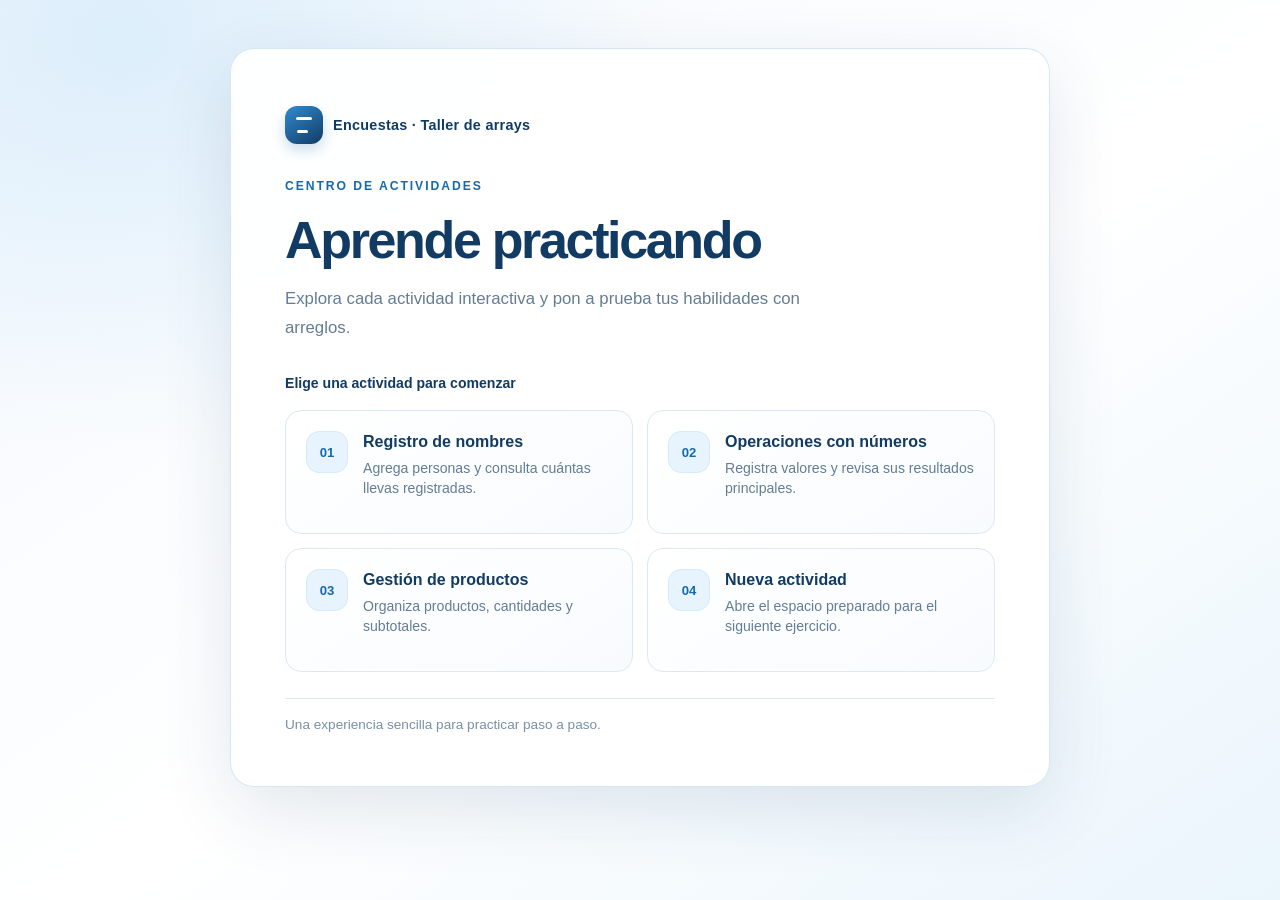
<file: index.html>
<!DOCTYPE html>
<html lang="es">
<head>
    <meta charset="UTF-8">
    <meta name="viewport" content="width=device-width, initial-scale=1.0">
    <title>Taller práctico de arrays</title>
    <link rel="stylesheet" href="css/style.css">
</head>
<body>
    <main>
        <div class="brand">
            <span class="brand-mark" aria-hidden="true"></span>
            <span>Encuestas · Taller de arrays</span>
        </div>
        <p class="eyebrow">Centro de actividades</p>
        <h1>Aprende practicando</h1>
        <p class="intro">Explora cada actividad interactiva y pon a prueba tus habilidades con arreglos.</p>

        <p class="section-label">Elige una actividad para comenzar</p>
        <ol class="survey-list">
            <li class="survey-card">
                <a href="ejercicio1.html">
                    <span class="survey-number">01</span>
                    <span class="survey-copy">
                        <span class="survey-title">Registro de nombres</span>
                        <span class="survey-description">Agrega personas y consulta cuántas llevas registradas.</span>
                    </span>
                </a>
            </li>
            <li class="survey-card">
                <a href="ejercicio2.html">
                    <span class="survey-number">02</span>
                    <span class="survey-copy">
                        <span class="survey-title">Operaciones con números</span>
                        <span class="survey-description">Registra valores y revisa sus resultados principales.</span>
                    </span>
                </a>
            </li>
            <li class="survey-card">
                <a href="ejercicio3.html">
                    <span class="survey-number">03</span>
                    <span class="survey-copy">
                        <span class="survey-title">Gestión de productos</span>
                        <span class="survey-description">Organiza productos, cantidades y subtotales.</span>
                    </span>
                </a>
            </li>
            <li class="survey-card">
                <a href="ejercicio4.html">
                    <span class="survey-number">04</span>
                    <span class="survey-copy">
                        <span class="survey-title">Nueva actividad</span>
                        <span class="survey-description">Abre el espacio preparado para el siguiente ejercicio.</span>
                    </span>
                </a>
            </li>
        </ol>
        <footer class="page-footer">Una experiencia sencilla para practicar paso a paso.</footer>
    </main>
</body>
</html>
</file>
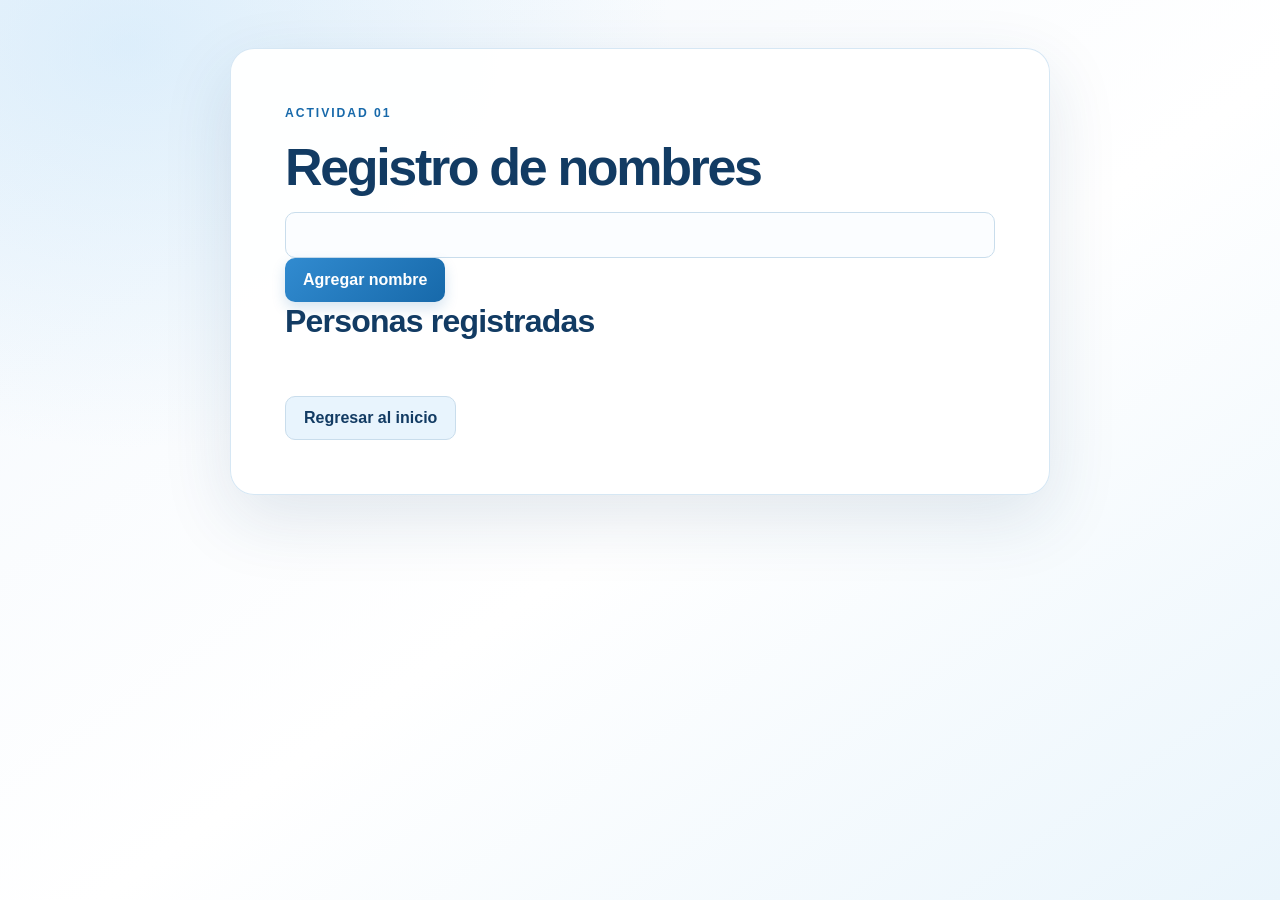
<file: ejercicio1.html>
<!DOCTYPE html>
<html lang="es">
<head>
    <meta charset="UTF-8">
    <meta name="viewport" content="width=device-width, initial-scale=1.0">
    <title>registro de nombres</title>
    <link rel="stylesheet" href="css/style.css">
</head>
<body>
    <main>
        <p class="eyebrow">Actividad 01</p>
        <h1>Registro de nombres</h1>
        <input type="text" id="nombre">
        <button type="button" onclick="agregarNombre()">Agregar nombre</button>

        <h2>Personas registradas</h2>
        <ul id="lista"></ul>
        <p id="cantidad"></p>
        <a class="back-button" href="index.html">Regresar al inicio</a>
    </main>
    <script src="js/ejercicio1.js"></script>
</body>
</html>
</file>
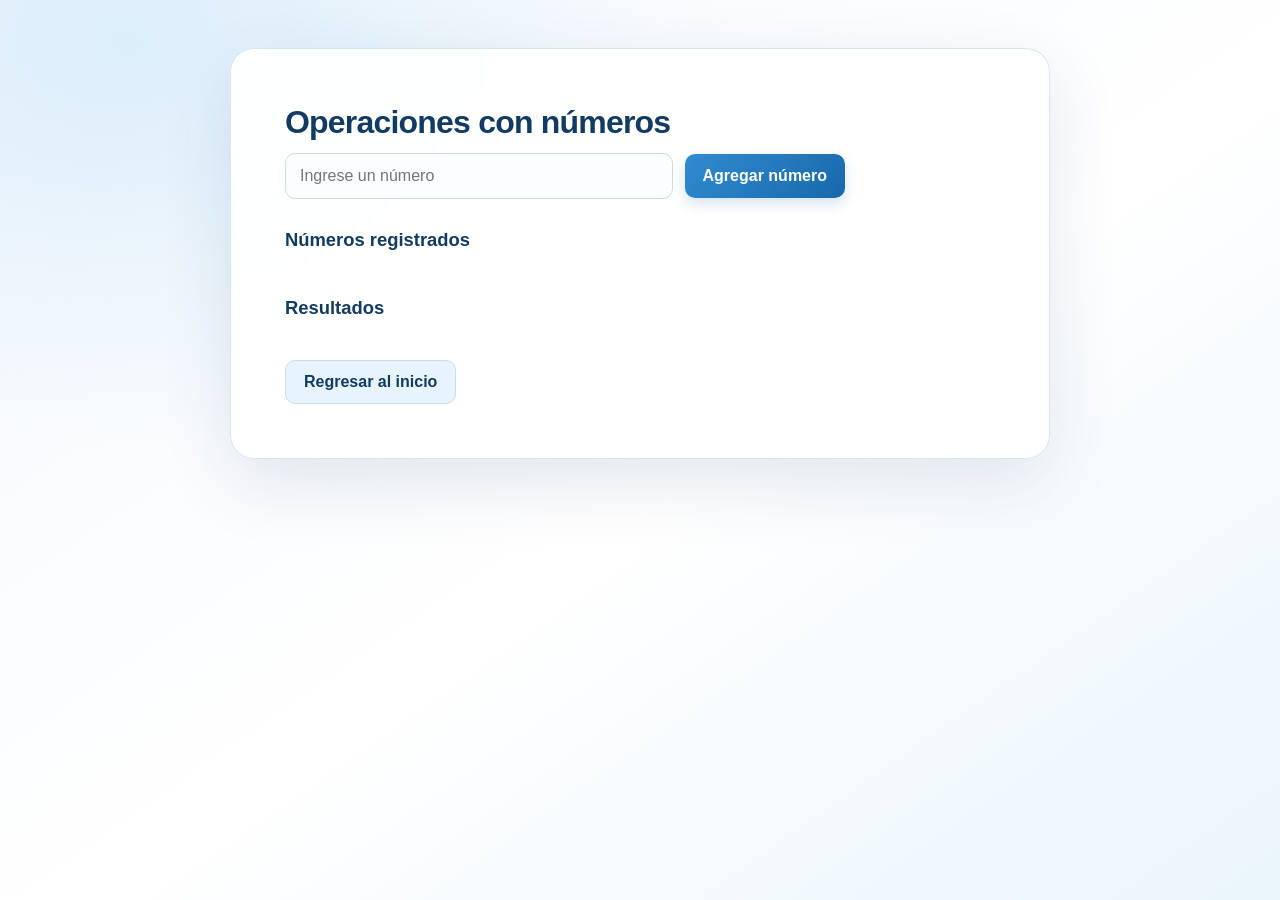
<file: ejercicio2.html>
<!DOCTYPE html>
<html lang="es">
<head>
    <meta charset="UTF-8">
    <meta name="viewport" content="width=device-width, initial-scale=1.0">
    <title>Operaciones con números</title>
    <link rel="stylesheet" href="css/style.css">
</head>
<body>

    <main>
    <h2>Operaciones con números</h2>

    <div>
        <input type="number" id="numero" placeholder="Ingrese un número">
        <button type="button" onclick="agregarNumero()">Agregar número</button>
    </div>

    <h3>Números registrados</h3>
    <ol id="lista"></ol>

    <h3>Resultados</h3>
    <p id="suma"></p>
    <p id="promedio"></p>
    <p id="mayor"></p>
    <p id="menor"></p>
    <a class="back-button" href="index.html">Regresar al inicio</a>

    </main>
    <script src="js/ejercicio2.js"></script>
</body>
</html>
</file>
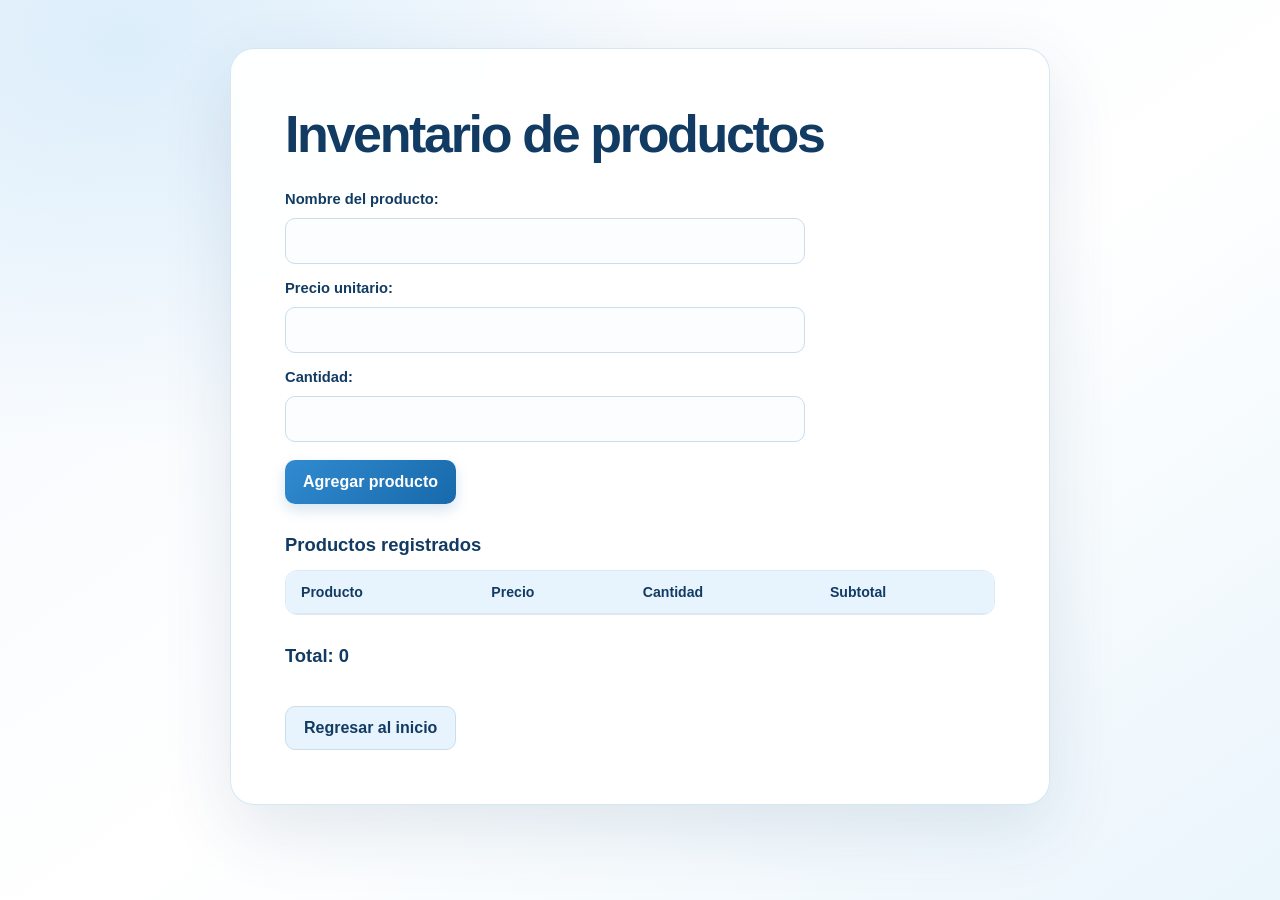
<file: ejercicio3.html>
<!DOCTYPE html>
<html lang="es">
<head>
    <meta charset="UTF-8">
    <meta name="viewport" content="width=device-width, initial-scale=1.0">
    <title>Inventario de productos</title>
    <link rel="stylesheet" href="css/style.css">
</head>
<body>

    <main>
    <h1>Inventario de productos</h1>

    <form id="formulario">
        <label for="producto">Nombre del producto:</label>
        <input type="text" id="producto" required>

        <label for="precio">Precio unitario:</label>
        <input type="number" id="precio" min="0.01" step="0.01" required>

        <label for="cantidad">Cantidad:</label>
        <input type="number" id="cantidad" min="1" step="1" required>

        <button type="button" onclick="agregarProducto()">Agregar producto</button>
    </form>

    <h3>Productos registrados</h3>

    <table>
        <thead>
            <tr>
                <th>Producto</th>
                <th>Precio</th>
                <th>Cantidad</th>
                <th>Subtotal</th>
            </tr>
        </thead>
        <tbody id="tabla"></tbody>
    </table>

    <h3 id="total">Total: 0</h3>
    <a class="back-button" href="index.html">Regresar al inicio</a>

    </main>
    <script src="js/ejercicio3.js"></script>
</body>
</html>
</file>
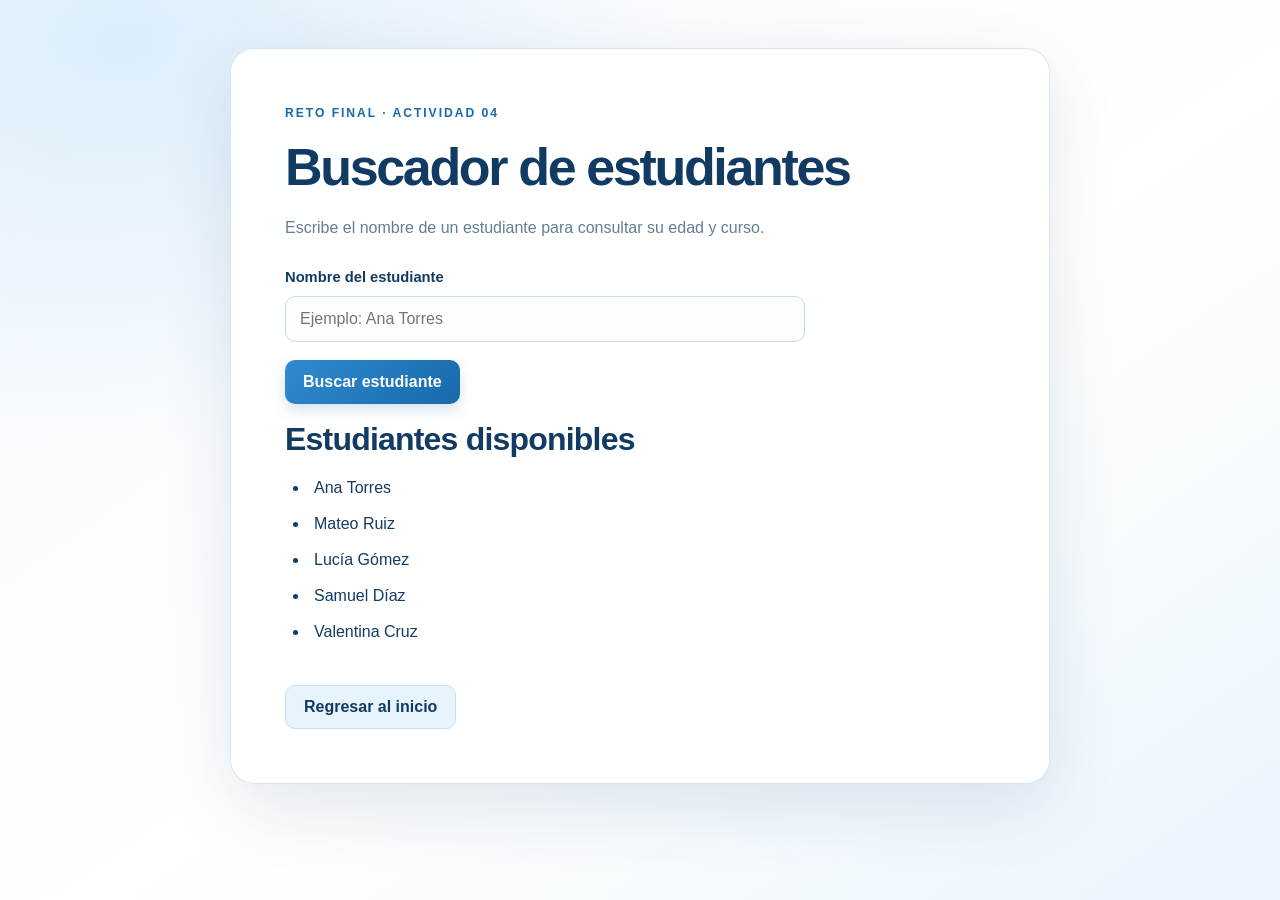
<file: ejercicio4.html>
<!DOCTYPE html>
<html lang="es">
<head>
    <meta charset="UTF-8">
    <meta name="viewport" content="width=device-width, initial-scale=1.0">
    <title>Buscador de estudiantes</title>
    <link rel="stylesheet" href="css/style.css">
</head>
<body>
    <main>
        <p class="eyebrow">Reto final · Actividad 04</p>
        <h1>Buscador de estudiantes</h1>
        <p>Escribe el nombre de un estudiante para consultar su edad y curso.</p>

        <form class="search-form" onsubmit="buscarEstudiante(event)">
            <label for="nombre-estudiante">Nombre del estudiante</label>
            <input
                type="text"
                id="nombre-estudiante"
                placeholder="Ejemplo: Ana Torres"
                autocomplete="off"
            >
            <button type="submit">Buscar estudiante</button>
        </form>

        <p id="mensaje-busqueda" role="status" aria-live="polite"></p>
        <section id="resultado-estudiante" aria-live="polite"></section>

        <h2>Estudiantes disponibles</h2>
        <ul class="student-list">
            <li>Ana Torres</li>
            <li>Mateo Ruiz</li>
            <li>Lucía Gómez</li>
            <li>Samuel Díaz</li>
            <li>Valentina Cruz</li>
        </ul>

        <a class="back-button" href="index.html">Regresar al inicio</a>
    </main>
    <script src="js/ejercicio4.js"></script>
</body>
</html>
</file>
<file: css/style.css>
:root {
    font-family: "Segoe UI", Arial, sans-serif;
    color: #183653;
    background: #f3f8fd;
    font-synthesis: none;
    text-rendering: optimizeLegibility;
    --navy: #123b63;
    --blue: #1769aa;
    --blue-bright: #318bd0;
    --blue-light: #e8f4fd;
    --line: #dce9f4;
    --muted: #647d94;
    --white: #fff;
}

* {
    box-sizing: border-box;
}

html {
    overflow-y: scroll;
    scrollbar-color: #318bd0 #e8f4fd;
    scrollbar-width: thin;
}

html::-webkit-scrollbar {
    width: 12px;
}

html::-webkit-scrollbar-track {
    background: #e8f4fd;
}

html::-webkit-scrollbar-thumb {
    border: 3px solid #e8f4fd;
    border-radius: 999px;
    background: linear-gradient(180deg, #318bd0, #1769aa);
}

html::-webkit-scrollbar-thumb:hover {
    background: #123b63;
}

body {
    min-width: 320px;
    min-height: 100vh;
    margin: 0;
    padding: 48px 24px;
    background:
        radial-gradient(ellipse at 10% 5%, rgb(181 220 247 / 38%), transparent 34rem),
        linear-gradient(145deg, #f3f8fd 0%, #fff 54%, #eaf5fc 100%);
}

main {
    width: min(100%, 820px);
    margin: 0 auto;
    padding: clamp(26px, 5vw, 54px);
    border: 1px solid rgb(207 227 243 / 85%);
    border-radius: 24px;
    background: rgb(255 255 255 / 94%);
    box-shadow: 0 24px 70px rgb(22 66 103 / 12%);
}

.brand {
    display: inline-flex;
    align-items: center;
    gap: 10px;
    margin-bottom: 32px;
    color: var(--navy);
    font-size: 0.9rem;
    font-weight: 700;
    letter-spacing: 0.02em;
}

.brand-mark {
    display: grid;
    width: 38px;
    height: 38px;
    place-items: center;
    border-radius: 12px;
    background: linear-gradient(145deg, var(--blue-bright), var(--navy));
    box-shadow: 0 6px 14px rgb(23 105 170 / 22%);
}

.brand-mark::before,
.brand-mark::after {
    width: 16px;
    height: 3px;
    border-radius: 4px;
    background: var(--white);
    content: "";
}

.brand-mark::before {
    transform: translateY(3px);
}

.brand-mark::after {
    width: 11px;
    transform: translate(-2px, -3px);
}

.eyebrow {
    margin: 0 0 12px;
    color: var(--blue);
    font-size: 0.76rem;
    font-weight: 700;
    letter-spacing: 0.16em;
    text-transform: uppercase;
}

h1,
h2,
h3 {
    color: var(--navy);
    line-height: 1.2;
}

h1 {
    max-width: 640px;
    margin: 0 0 14px;
    font-size: clamp(2rem, 5vw, 3.25rem);
    letter-spacing: -0.045em;
}

h2 {
    margin: 0 0 12px;
    font-size: clamp(1.55rem, 4vw, 2rem);
    letter-spacing: -0.025em;
}

h3 {
    margin: 30px 0 14px;
    font-size: 1.15rem;
}

p {
    color: var(--muted);
    line-height: 1.7;
}

.intro {
    max-width: 560px;
    margin: 0 0 30px;
    font-size: 1.05rem;
}

.section-label {
    margin: 0 0 14px;
    color: var(--navy);
    font-size: 0.88rem;
    font-weight: 700;
}

.survey-list {
    display: grid;
    grid-template-columns: repeat(2, minmax(0, 1fr));
    gap: 14px;
    margin: 0;
    padding: 0;
    list-style: none;
}

.survey-card {
    min-width: 0;
}

.survey-card a {
    display: flex;
    min-height: 124px;
    align-items: flex-start;
    gap: 15px;
    padding: 20px;
    border: 1px solid var(--line);
    border-radius: 16px;
    background: linear-gradient(145deg, #fff, #f8fbfe);
    color: inherit;
    text-decoration: none;
    transition: border-color 180ms ease, box-shadow 180ms ease, transform 180ms ease;
}

.survey-card a:hover {
    transform: translateY(-3px);
    border-color: #9dc9e9;
    box-shadow: 0 12px 26px rgb(23 83 130 / 10%);
}

.survey-number {
    display: grid;
    width: 42px;
    height: 42px;
    flex: 0 0 42px;
    place-items: center;
    border: 1px solid #d5eafa;
    border-radius: 13px;
    background: var(--blue-light);
    color: var(--blue);
    font-size: 0.82rem;
    font-weight: 800;
}

.survey-copy {
    display: grid;
    gap: 7px;
    padding-top: 2px;
}

.survey-title {
    color: var(--navy);
    font-weight: 700;
}

.survey-description {
    color: var(--muted);
    font-size: 0.88rem;
    line-height: 1.45;
}

.page-footer {
    margin-top: 26px;
    padding-top: 18px;
    border-top: 1px solid var(--line);
    color: #7890a5;
    font-size: 0.85rem;
}

a {
    color: var(--blue);
}

.back-button {
    display: inline-flex;
    min-height: 44px;
    align-items: center;
    justify-content: center;
    margin-top: 24px;
    padding: 11px 18px;
    border: 1px solid #c9ddec;
    border-radius: 10px;
    background: var(--blue-light);
    color: var(--navy);
    font-weight: 700;
    text-decoration: none;
    transition: background-color 180ms ease, border-color 180ms ease, transform 180ms ease;
}

.back-button:hover {
    transform: translateY(-2px);
    border-color: #9dc9e9;
    background: #d9edfb;
}

body > main > p a {
    font-weight: 600;
    text-decoration-thickness: 1px;
    text-underline-offset: 3px;
}

button,
input,
select,
textarea {
    font: inherit;
}

button,
input[type="submit"],
input[type="button"] {
    min-height: 44px;
    padding: 11px 18px;
    border: 0;
    border-radius: 10px;
    background: linear-gradient(135deg, var(--blue-bright), var(--blue));
    box-shadow: 0 6px 14px rgb(23 105 170 / 18%);
    color: var(--white);
    font-weight: 700;
    cursor: pointer;
    transition: box-shadow 180ms ease, transform 180ms ease;
}

button:hover,
input[type="submit"]:hover,
input[type="button"]:hover {
    transform: translateY(-2px);
    box-shadow: 0 9px 18px rgb(23 105 170 / 25%);
}

input:not([type="submit"]):not([type="button"]),
select,
textarea {
    width: 100%;
    max-width: 100%;
    min-height: 46px;
    padding: 11px 14px;
    border: 1px solid #c9ddec;
    border-radius: 10px;
    background: #fbfdff;
    color: #183653;
    transition: border-color 160ms ease, box-shadow 160ms ease;
}

input:focus,
select:focus,
textarea:focus,
button:focus-visible,
a:focus-visible {
    outline: 3px solid #9acff2;
    outline-offset: 3px;
}

input:focus,
select:focus,
textarea:focus {
    border-color: var(--blue-bright);
    box-shadow: 0 0 0 4px rgb(49 139 208 / 10%);
}

label {
    display: inline-block;
    margin: 12px 0 7px;
    color: var(--navy);
    font-size: 0.92rem;
    font-weight: 700;
}

form {
    display: grid;
    gap: 4px;
    max-width: 520px;
}

form button {
    justify-self: start;
    margin-top: 14px;
}

.student-result {
    max-width: 520px;
    margin-top: 16px;
    padding: 18px 20px;
    border: 1px solid #cfe3f3;
    border-left: 4px solid var(--blue-bright);
    border-radius: 12px;
    background: linear-gradient(135deg, #f5faff, #fff);
}

.student-result h3 {
    margin: 0 0 10px;
}

.student-result p {
    margin: 5px 0;
}

.student-list {
    display: grid;
    gap: 8px;
    padding-left: 22px;
    color: var(--muted);
}

main > div {
    display: flex;
    max-width: 560px;
    align-items: center;
    gap: 12px;
}

main > div button {
    flex: 0 0 auto;
}

ul:not(.survey-list),
ol:not(.survey-list) {
    display: grid;
    gap: 10px;
    padding-left: 24px;
    color: var(--navy);
}

ul:not(.survey-list) li,
ol:not(.survey-list) li {
    padding: 4px 0 4px 5px;
}

table {
    width: 100%;
    border: 1px solid var(--line);
    border-collapse: separate;
    border-spacing: 0;
    overflow: hidden;
    border-radius: 12px;
}

th,
td {
    padding: 13px 15px;
    border-bottom: 1px solid var(--line);
    text-align: left;
}

th {
    background: var(--blue-light);
    color: var(--navy);
    font-size: 0.88rem;
}

td {
    color: #49657d;
}

tbody tr:last-child td {
    border-bottom: 0;
}

tr:nth-child(even) td {
    background: #f8fbfe;
}

@media (max-width: 620px) {
    body {
        padding: 24px 14px;
    }

    main {
        padding: 26px 20px;
        border-radius: 19px;
    }

    .brand {
        margin-bottom: 26px;
    }

    .survey-list {
        grid-template-columns: 1fr;
    }

    .survey-card a {
        min-height: 104px;
    }

    main > div {
        align-items: stretch;
        flex-direction: column;
    }

    main > div button {
        align-self: flex-start;
    }

    table {
        font-size: 0.88rem;
    }

    th,
    td {
        padding: 10px 8px;
    }
}
</file>
